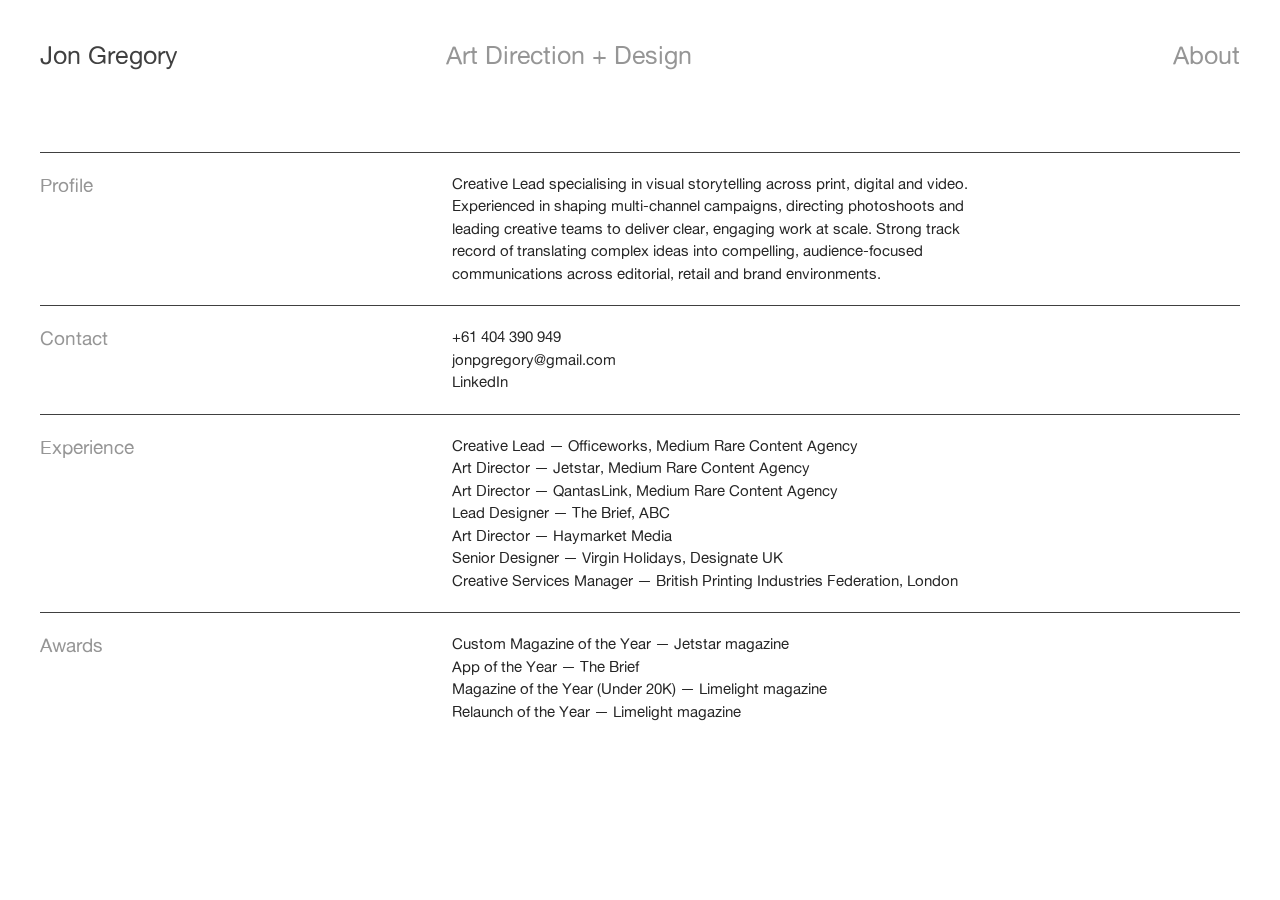
<file: about.html>
<!DOCTYPE html>
<html lang="en">
<head>
  <meta charset="utf-8">
  <meta name="viewport" content="width=device-width, initial-scale=1">
  <title>About — Jon Gregory</title>
  <link rel="stylesheet" href="css/style.css">
</head>

<body>

  <!-- Desktop header -->
  <header class="header">
    <div>
      <span class="header__name">
        <a href="index.html">Jon Gregory</a>
      </span>
    </div>

    <div>
      <span class="header__subtitle">Art Direction + Design</span>
    </div>

    <div style="text-align: right;">
      <a class="header__about" href="about.html">About</a>
    </div>
  </header>

  <!-- Mobile header -->
  <header class="header--mobile">
    <a href="index.html">
      <span class="header__name">Jon Gregory</span>
    </a>
    <br>
    <a class="header__about" href="about.html">About</a>
  </header>

  <main class="main about">


<section class="about__section about__intro">
  <h2>Profile</h2>
  <p>
    Creative Lead specialising in visual storytelling across print, digital and video.
    Experienced in shaping multi-channel campaigns, directing photoshoots and leading
    creative teams to deliver clear, engaging work at scale. Strong track record of
    translating complex ideas into compelling, audience-focused communications across
    editorial, retail and brand environments.
  </p>
</section>

    <section class="about__section">
      <h2>Contact</h2>

      <p>
        +61 404 390 949<br>
        <a href="mailto:jonpgregory@gmail.com">jonpgregory@gmail.com</a><br>
        <a href="https://www.linkedin.com/in/jon-gregory-981b0b21/" target="_blank" rel="noopener">
          LinkedIn
        </a>
      </p>
    </section>

    <section class="about__section">
      <h2>Experience</h2>

      <p>
        Creative Lead — Officeworks, Medium Rare Content Agency<br>
        Art Director — Jetstar, Medium Rare Content Agency<br>
        Art Director — QantasLink, Medium Rare Content Agency<br>
        Lead Designer — The Brief, ABC<br>
        Art Director — Haymarket Media<br>
        Senior Designer — Virgin Holidays, Designate UK<br>
        Creative Services Manager — British Printing Industries Federation, London
      </p>
    </section>

    <section class="about__section">
      <h2>Awards</h2>

      <p>
        Custom Magazine of the Year — Jetstar magazine<br>
        App of the Year — The Brief<br>
        Magazine of the Year (Under 20K) — Limelight magazine<br>
        Relaunch of the Year — Limelight magazine
      </p>
    </section>



  </main>

</body>
</html>
</file>
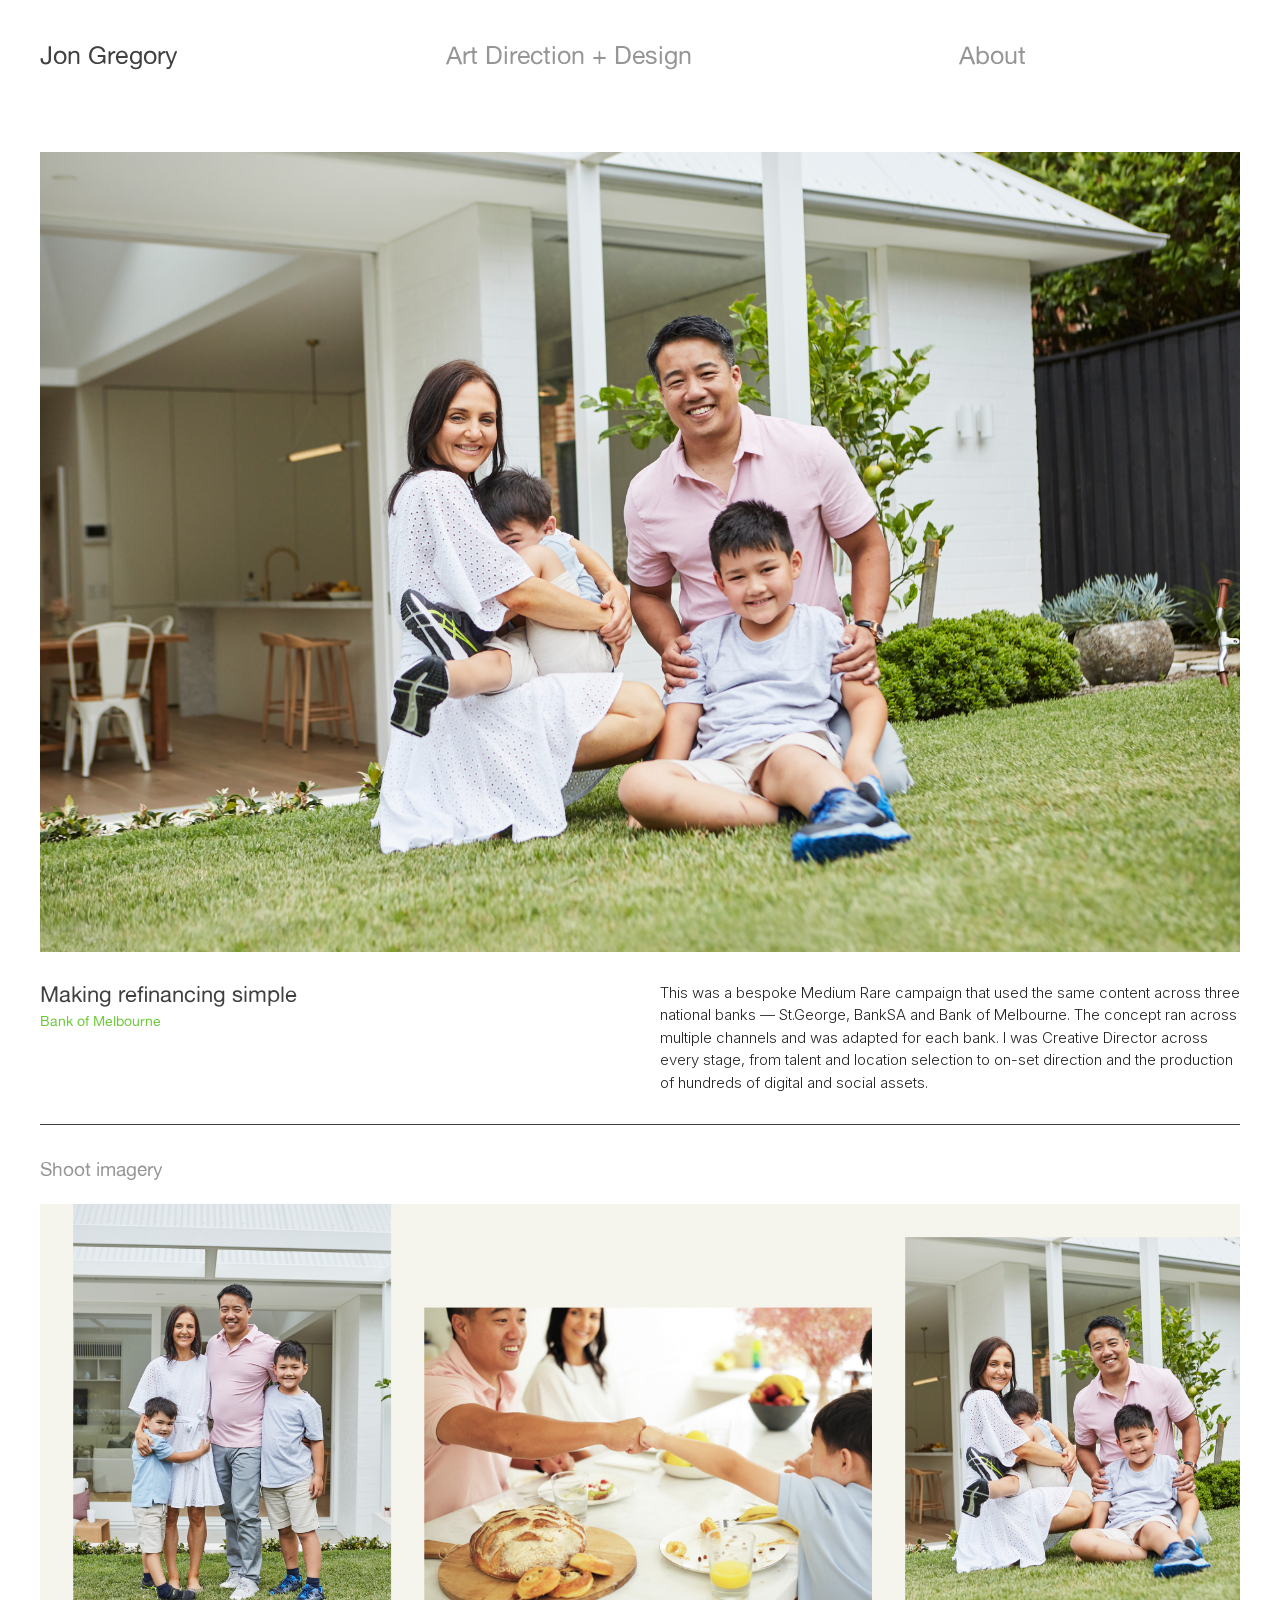
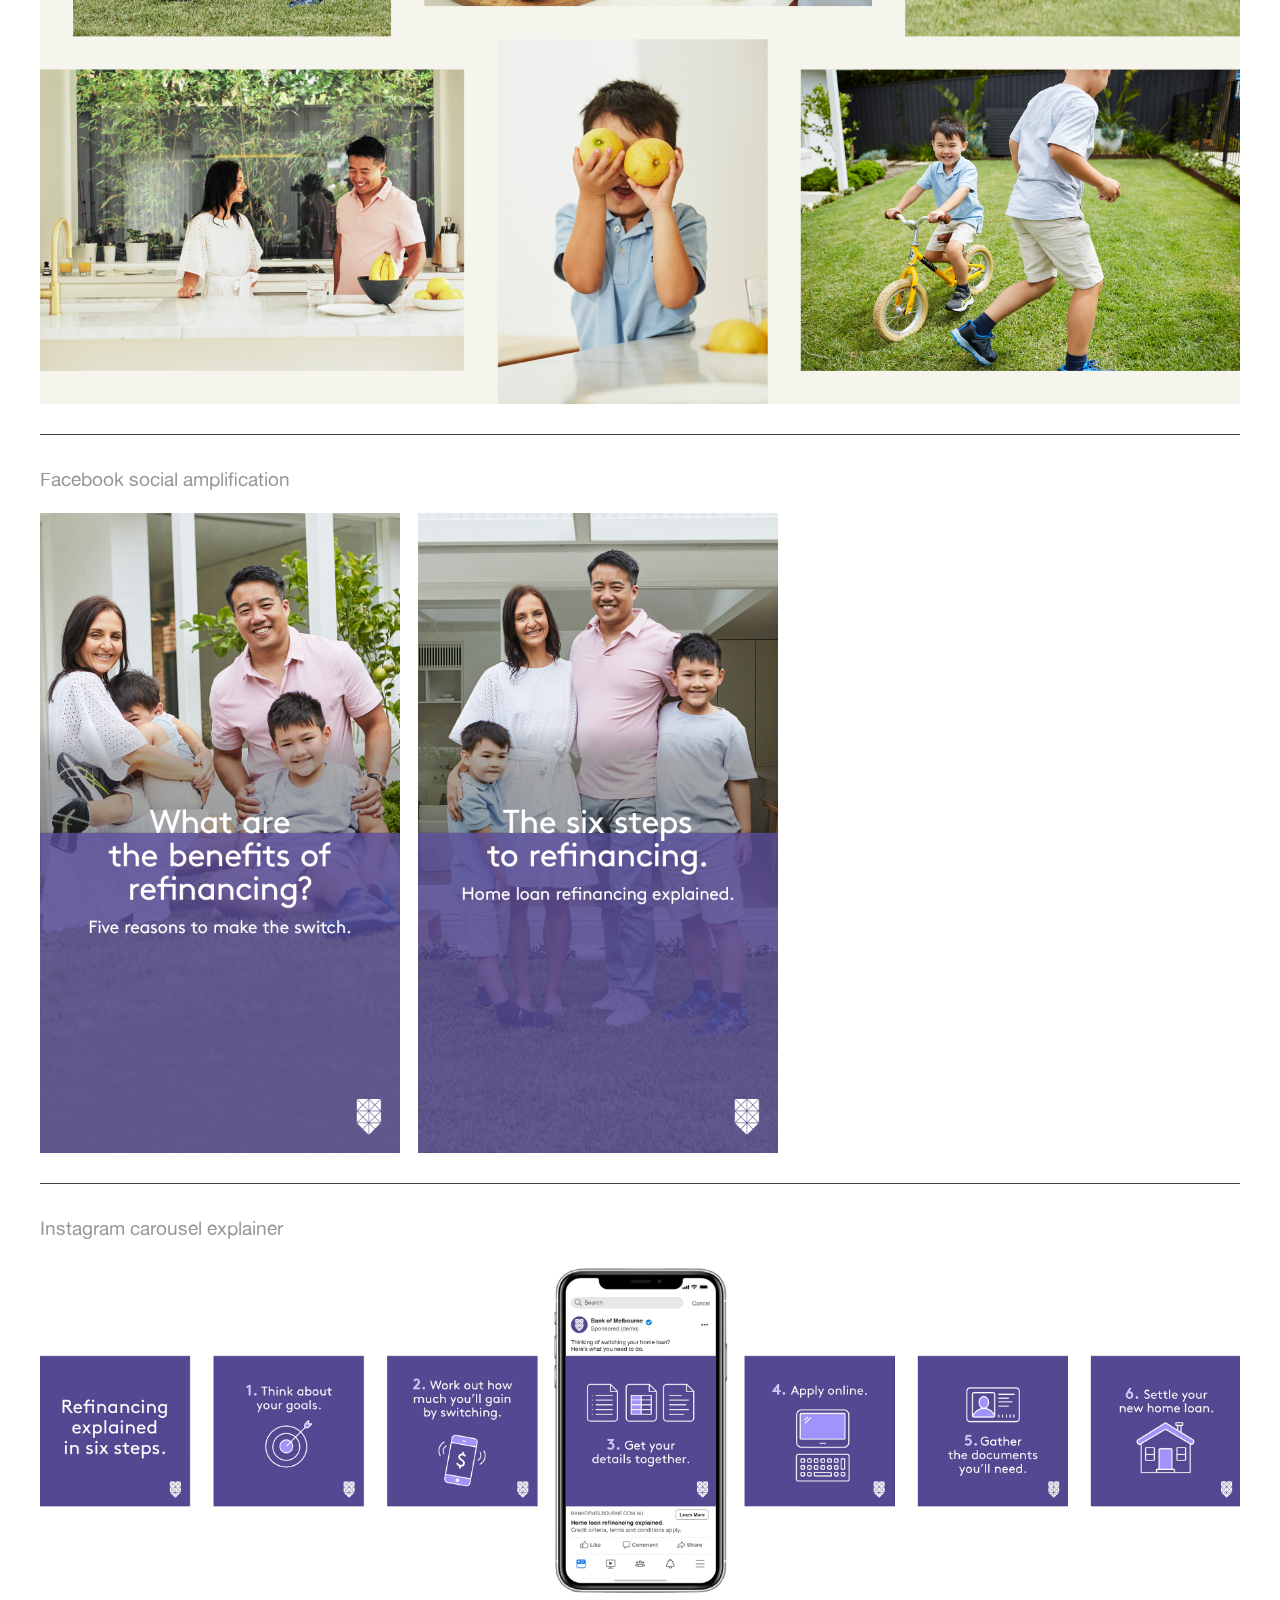
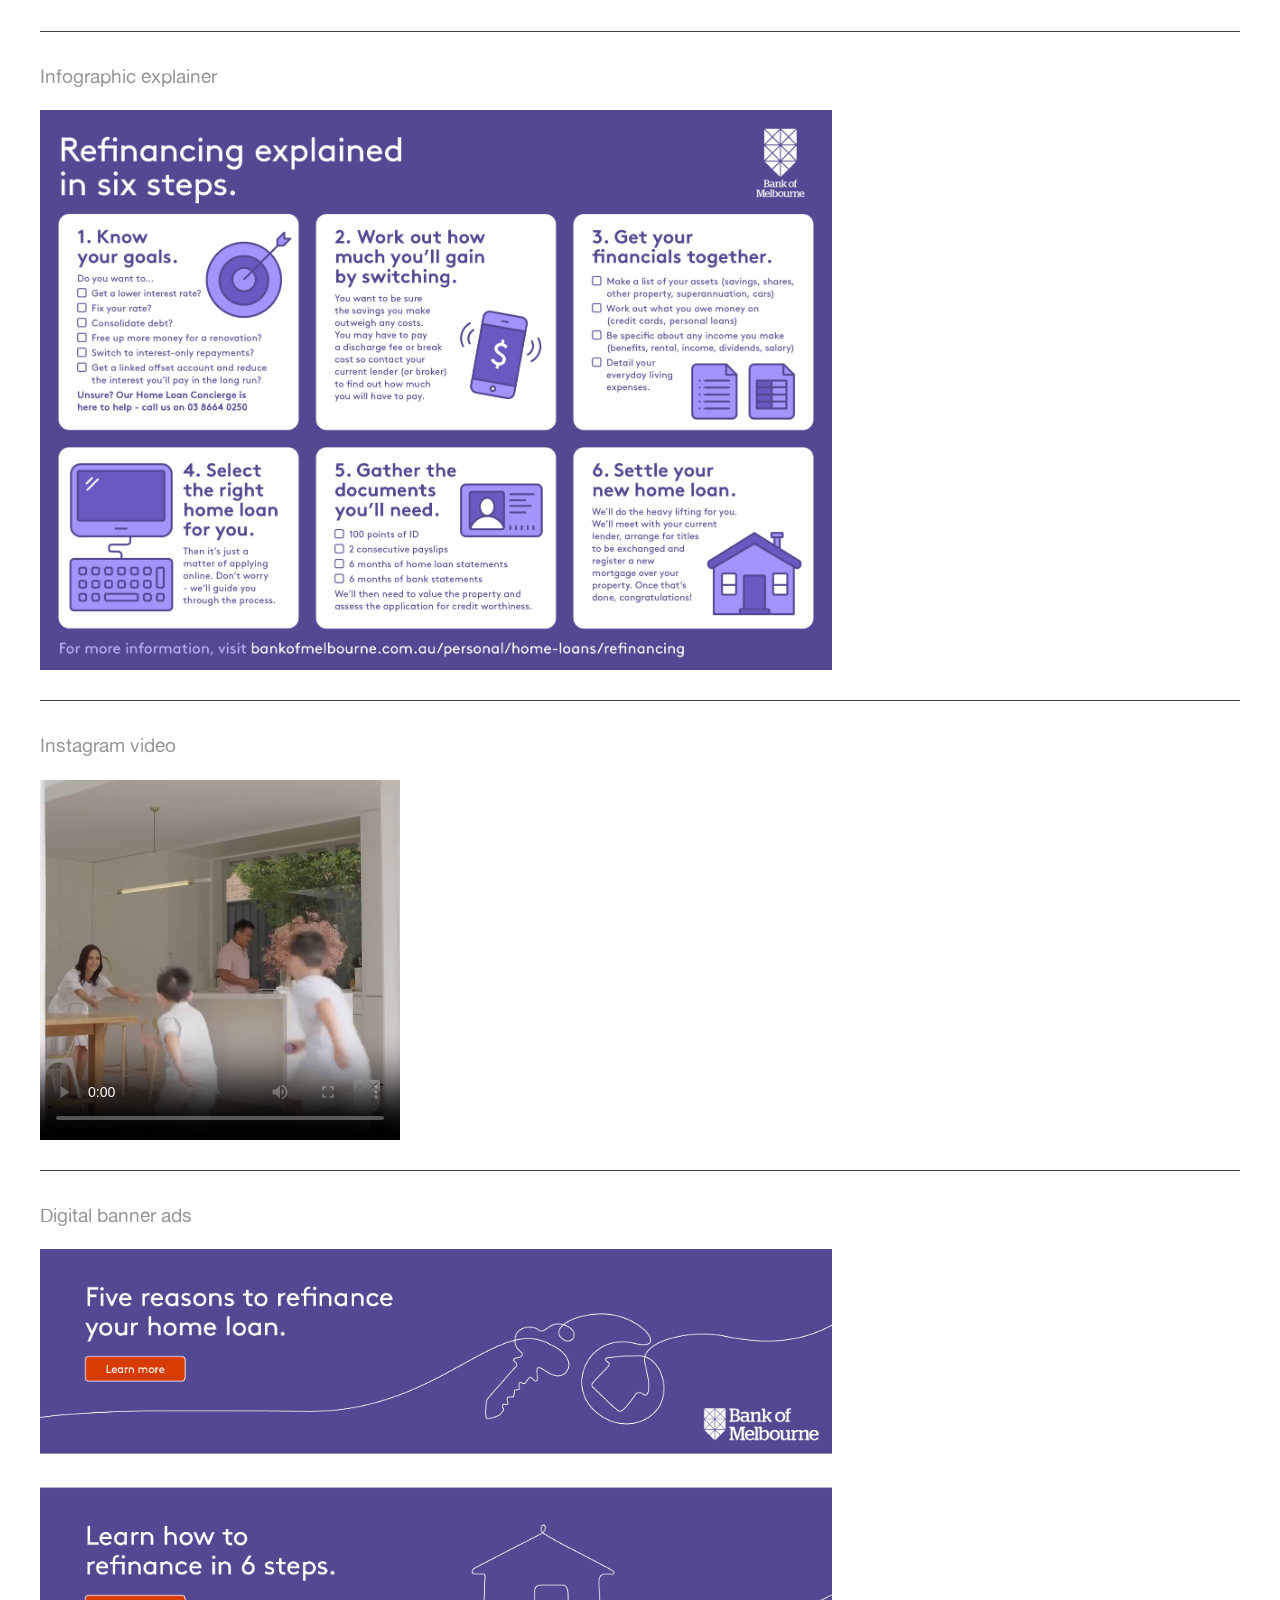
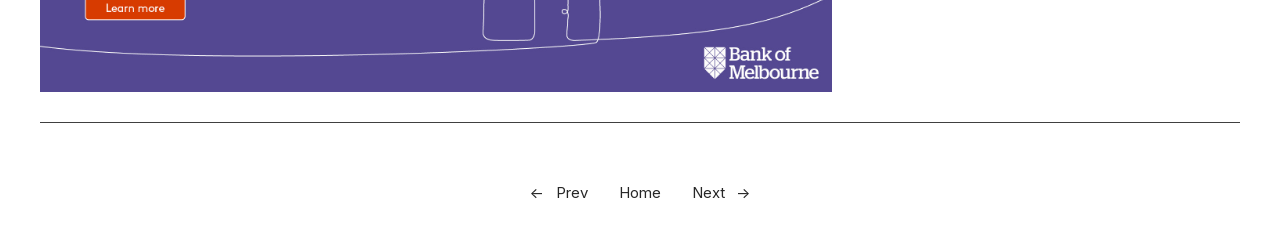
<file: bank-of-melbourne.html>
<!DOCTYPE html>
<html lang="en">
<head>
  <meta charset="utf-8">
  <meta name="viewport" content="width=device-width, initial-scale=1">
  <title>Bank of Melbourne campaign — Jon Gregory Art Direction + Design</title>
  <!--
    ══════════════════════════════════════════════════════════════
    PROJECT PAGE TEMPLATE
    To make a new case-study page: duplicate this file, then only
    touch the parts marked EDIT below. Everything else (header,
    structure, classes) should stay the same across all project
    pages so they keep matching the index and each other.
    ══════════════════════════════════════════════════════════════
  -->
  <link rel="stylesheet" href="css/style.css">
  <link rel="stylesheet" href="css/project.css">
</head>
<body>
<!-- Desktop header (identical markup to index.html) -->
<header class="header">
  <div>
    <span class="header__name"><a href="index.html">Jon Gregory</a></span>
  </div>
  <div>
    <span class="header__subtitle">Art Direction + Design</span>
  </div>
  <div>
    <a class="header__about" href="about.html">About</a>
  </div>
</header>
<!-- Mobile header -->
<header class="header--mobile">
  <a href="index.html"><span class="header__name">Jon Gregory</span></a><br>
  <a class="header__about" href="about.html">About</a>
</header>
<main class="main">
  <!-- Hero media — EDIT: static image, natural aspect ratio (no crop) -->
  <div class="hero hero--auto">
  <img src="images/bank-of-melbourne.jpg" alt="Bank of Melbourne campaign">
</div>
  <!-- Title + intro copy -->
  <div class="intro">
    <div>
      <!-- EDIT: project title + client -->
      <div class="intro__title">Making refinancing simple</div>
      <span class="intro__tag">Bank of Melbourne</span>
    </div>
    <!-- EDIT: intro copy -->
    <div class="intro__copy">
This was a bespoke Medium Rare campaign that used the same content across three national banks — St.George, BankSA and Bank of Melbourne. The concept ran across multiple channels and was adapted for each bank. I was Creative Director across every stage, from talent and location selection to on-set direction and the production of hundreds of digital and social assets.</div> 
  </div>
<hr>
  <!--
    ── Content sections ──
    EDIT: duplicate a .section block for each additional asset,
    changing the label text and the media inside .media-block.
    Use class="media-block media-block--square" for square/vertical
    assets (e.g. social video) instead of the default 16:9.
  -->
<div class="section">
  <span class="section-label">Shoot imagery</span>
  <div class="media-block media-block--auto"><img src="images/bank-of-melbourne-1.jpg" alt="Campaign imagery"></div>
</div>
  <hr>
    <div class="section">
  <span class="section-label">Facebook social amplification</span>
  <div class="media-row">
    <div class="media-block media-block--auto media-block--small"><img src="images/FACEBOOK_STORIES_BOM_T2_1.jpg" alt="Facebook social amplification"></div>
    <div class="media-block media-block--auto media-block--small"><img src="images/FACEBOOK_STORIES_BOM_T3_2.jpg" alt="Facebook social amplification"></div>
  </div>
</div>
<hr>
  <div class="section">
  <span class="section-label">Instagram carousel explainer</span>
  <div class="media-block media-block--auto"><img src="images/bank-of-melbourne-3.jpg" alt="Campaign imagery"></div>
</div>
</div>
  <hr>
      <div class="section">
  <span class="section-label">Infographic explainer</span>
  <div class="media-row">
    <div class="media-block media-block--auto media-block--medium"><img src="images/BOM_TOPIC3_INFOGRAPHIC_FINAL.jpg" alt="Facebook social amplification"></div>
  </div>
</div>
<hr>
<div class="section">
  <span class="section-label">Instagram video</span>
  <div class="media-row">
    <div class="media-block media-block--square media-block--small">
      <video controls playsinline poster="images/bank-of-melbourne-0001.png">
        <source src="images/bank-of-melbourne.mp4" type="video/mp4">
      </video>
    </div>
  </div>
</div>
</div>
  <hr>
        <div class="section">
  <span class="section-label">Digital banner ads</span>
  <div class="media-row">
    <div class="media-block media-block--auto media-block--medium"><img src="images/bank-of-melbourne-4.jpg" alt="Digital banner ads"></div>
  </div>
</div>
<hr>

  <!-- Prev / Index / Next — EDIT: point to actual neighbouring projects -->
<div class="page-nav">
  ← <a href="spirit.html">Prev</a> &nbsp;&nbsp; <a href="index.html">Home</a> &nbsp;&nbsp; <a href="ynd.html">Next</a> →
</div>
</main>
</body>
</html>
</file>
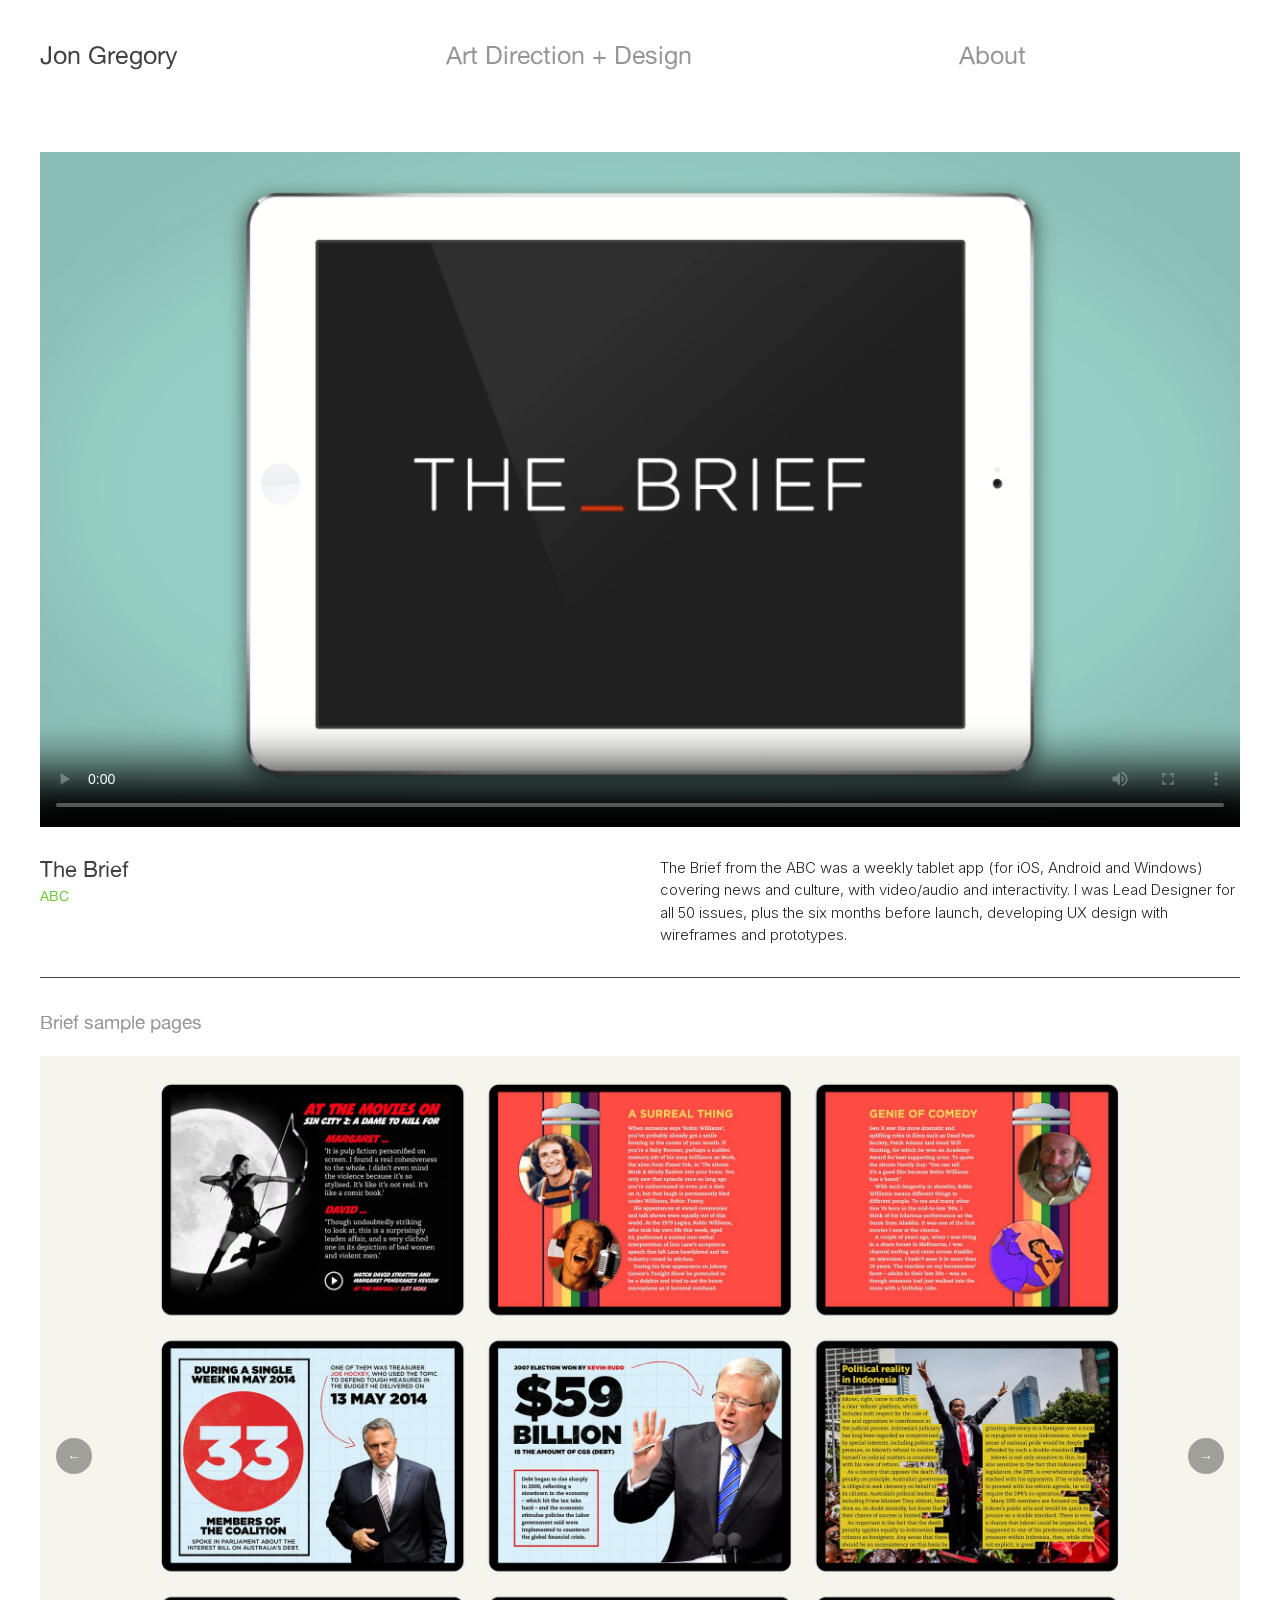
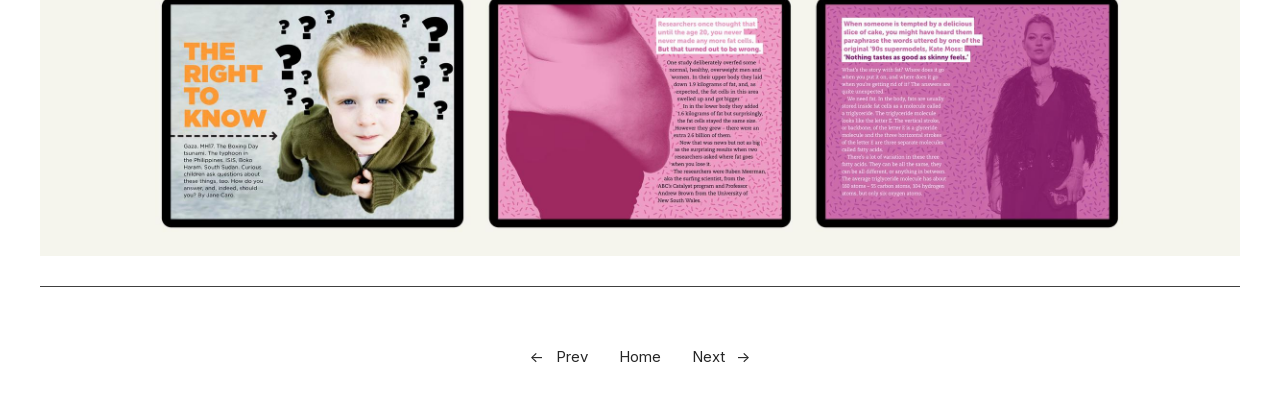
<file: brief.html>
<!DOCTYPE html>
<html lang="en">
<head>
  <meta charset="utf-8">
  <meta name="viewport" content="width=device-width, initial-scale=1">
  <title>The Brief ABC — Jon Gregory Art Direction + Design</title>
  <!--
    ══════════════════════════════════════════════════════════════
    PROJECT PAGE TEMPLATE
    To make a new case-study page: duplicate this file, then only
    touch the parts marked EDIT below. Everything else (header,
    structure, classes) should stay the same across all project
    pages so they keep matching the index and each other.
    ══════════════════════════════════════════════════════════════
  -->
  <link rel="stylesheet" href="css/style.css">
  <link rel="stylesheet" href="css/project.css">
</head>
<body>
<!-- Desktop header (identical markup to index.html) -->
<header class="header">
  <div>
    <span class="header__name"><a href="index.html">Jon Gregory</a></span>
  </div>
  <div>
    <span class="header__subtitle">Art Direction + Design</span>
  </div>
  <div>
    <a class="header__about" href="about.html">About</a>
  </div>
</header>


<!-- Mobile header -->
<header class="header--mobile">
  <a href="index.html"><span class="header__name">Jon Gregory</span></a><br>
  <a class="header__about" href="about.html">About</a>
</header>
<main class="main">
  <!-- Hero media — EDIT: direct mp4 file, plays in place, no autoplay -->
  <div class="hero">
<video controls playsinline poster="images/the-brief-poster.png">
      <source src="http://mpegmedia.abc.net.au/innovation/tabpro/Archive/THE_BRIEF_SHOWREEL.mp4" type="video/mp4">
    </video>
  </div>
  <!-- Title + intro copy -->
  <div class="intro">
    <div>
      <!-- EDIT: project title + client -->
      <div class="intro__title">The Brief </div>
      <span class="intro__tag">ABC</span>
    </div>
    <!-- EDIT: intro copy -->
    <div class="intro__copy">
The Brief from the ABC was a weekly tablet app (for iOS, Android and Windows) covering news and culture, with video/audio and interactivity. I was Lead Designer for all 50 issues, plus the six months before launch, developing UX design with wireframes and prototypes.    </div>
  </div>
  <hr>
  <!--
    ── Content sections ──
    EDIT: duplicate a .section block for each additional asset,
    changing the label text and the media inside .media-block.
    Use class="media-block media-block--square" for square/vertical
    assets (e.g. social video) instead of the default 16:9.
  -->
  <div class="section">
    <span class="section-label">Brief sample pages</span>
    <div class="spirit-slideshow" data-slideshow>
      <div class="spirit-slideshow__track">
        <div class="spirit-slideshow__slide"><img src="images/BRIEF-PAGE1.jpg" alt="Brief sample pages"></div>
        <div class="spirit-slideshow__slide"><img src="images/BRIEF-PAGE2.jpg" alt="Brief sample pages"></div>
        <div class="spirit-slideshow__slide"><img src="images/BRIEF-PAGE3.jpg" alt="Brief sample pages"></div>
        <div class="spirit-slideshow__slide"><img src="images/BRIEF-PAGE4.jpg" alt="Brief sample pages"></div>
      </div>
      <button class="spirit-slideshow__nav spirit-slideshow__nav--prev" aria-label="Previous spread">←</button>
      <button class="spirit-slideshow__nav spirit-slideshow__nav--next" aria-label="Next spread">→</button>
    </div>
  </div>
  <hr>
  <!-- Prev / Index / Next — EDIT: point to actual neighbouring projects -->
<div class="page-nav">
  ← <a href="qantas.html">Prev</a> &nbsp;&nbsp; <a href="index.html">Home</a> &nbsp;&nbsp; <a href="spirit.html">Next</a> →
</div>
</main>

<!-- Slideshow behaviour — required for the prev/next buttons to work -->
<script>
document.querySelectorAll('[data-slideshow]').forEach(el => {
  const track = el.querySelector('.spirit-slideshow__track');
  const slides = el.querySelectorAll('.spirit-slideshow__slide');
  let index = 0;
  const go = i => {
    index = (i + slides.length) % slides.length;
    track.style.transform = `translateX(-${index * 100}%)`;
  };
  el.querySelector('.spirit-slideshow__nav--prev').onclick = () => go(index - 1);
  el.querySelector('.spirit-slideshow__nav--next').onclick = () => go(index + 1);
});
</script>
</body>
</html>
</file>
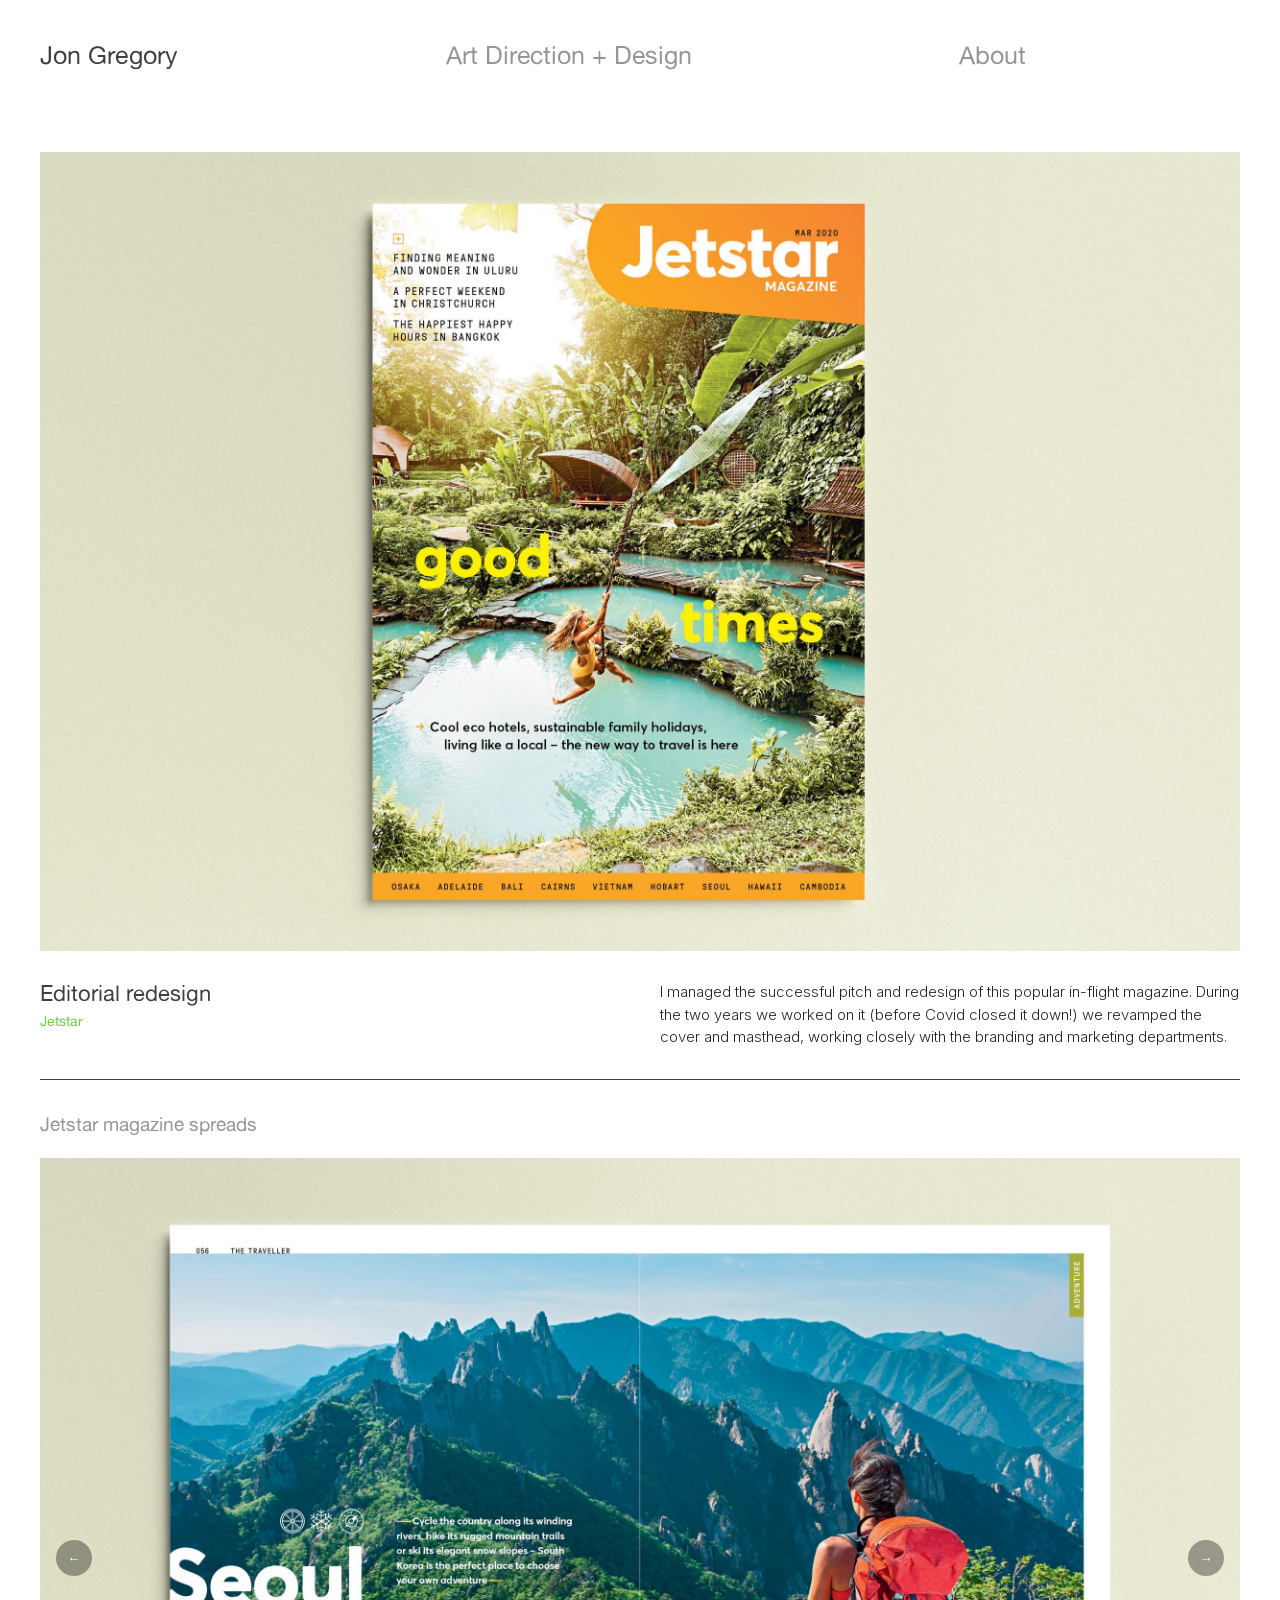
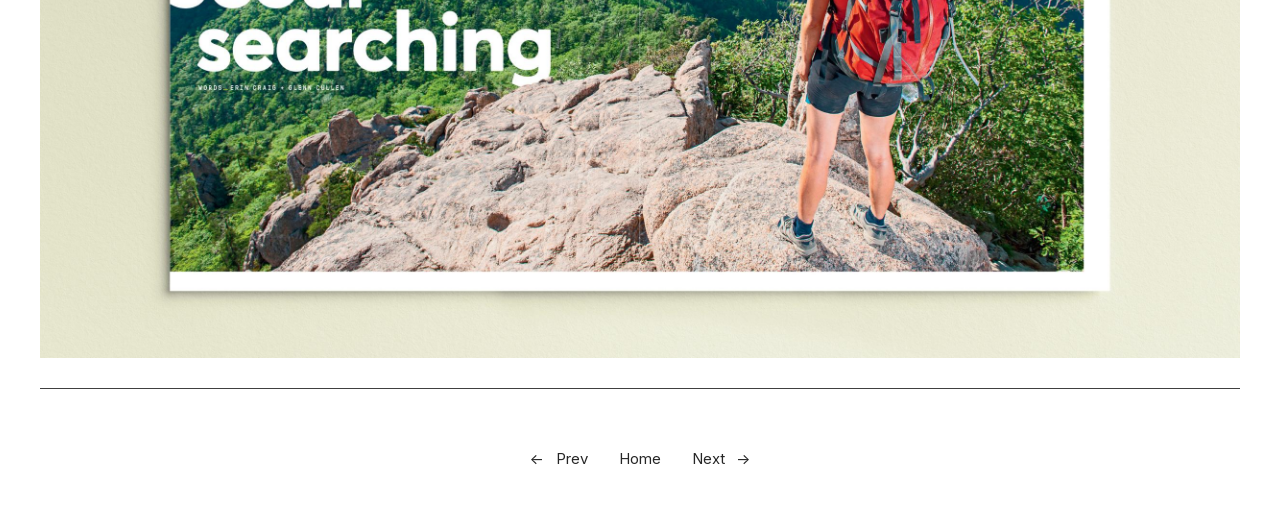
<file: jetstar.html>
<!DOCTYPE html>
<html lang="en">
<head>
  <meta charset="utf-8">
  <meta name="viewport" content="width=device-width, initial-scale=1">
  <title>Jetstar editorial redesign — Jon Gregory Art Direction + Design</title>
  <!--
    ══════════════════════════════════════════════════════════════
    PROJECT PAGE TEMPLATE
    To make a new case-study page: duplicate this file, then only
    touch the parts marked EDIT below. Everything else (header,
    structure, classes) should stay the same across all project
    pages so they keep matching the index and each other.
    ══════════════════════════════════════════════════════════════
  -->
  <link rel="stylesheet" href="css/style.css">
  <link rel="stylesheet" href="css/project.css">
</head>
<body>
<!-- Desktop header (identical markup to index.html) -->
<header class="header">
  <div>
    <span class="header__name"><a href="index.html">Jon Gregory</a></span>
  </div>
  <div>
    <span class="header__subtitle">Art Direction + Design</span>
  </div>
  <div>
    <a class="header__about" href="about.html">About</a>
  </div>
</header>
<!-- Mobile header -->
<header class="header--mobile">
  <a href="index.html"><span class="header__name">Jon Gregory</span></a><br>
  <a class="header__about" href="about.html">About</a>
</header>
<main class="main">
  <!-- Hero media — EDIT: static image, natural aspect ratio (no crop) -->
  <div class="hero hero--auto">
    <img src="images/JETSTAR-MASTER-HEAD.jpg" alt="Jetstar editorial redesign">
  </div>
  <!-- Title + intro copy -->
  <div class="intro">
    <div>
      <!-- EDIT: project title + client -->
      <div class="intro__title">Editorial redesign</div>
      <span class="intro__tag">Jetstar</span>
    </div>
    <!-- EDIT: intro copy -->
    <div class="intro__copy">
I managed the successful pitch and redesign of this popular in-flight magazine. During the two years we worked on it (before Covid closed it down!) we revamped the cover and masthead, working closely with the branding and marketing departments.     </div>
  </div>
  <hr>
  <!--
    ── Content sections ──
    EDIT: duplicate a .section block for each additional asset,
    changing the label text and the media inside .media-block.
    Use class="media-block media-block--square" for square/vertical
    assets (e.g. social video) instead of the default 16:9.
  -->
  <div class="section">
    <span class="section-label">Jetstar magazine spreads</span>
    <div class="spirit-slideshow" data-slideshow>
      <div class="spirit-slideshow__track">
        <div class="spirit-slideshow__slide"><img src="images/JETSTAR-SPREADS2.jpg" alt="Jetstar magazine spread"></div>
        <div class="spirit-slideshow__slide"><img src="images/JETSTAR-SPREADS.jpg" alt="Jetstar magazine spread"></div>
        <div class="spirit-slideshow__slide"><img src="images/JETSTAR-SPREADS3.jpg" alt="Jetstar magazine spread"></div>
        <div class="spirit-slideshow__slide"><img src="images/JETSTAR-SPREADS4.jpg" alt="Jetstar magazine spread"></div>
        <div class="spirit-slideshow__slide"><img src="images/JETSTAR-SPREADS5.jpg" alt="Jetstar magazine spread"></div>
        <div class="spirit-slideshow__slide"><img src="images/JETSTAR-SPREADS6.jpg" alt="Jetstar magazine spread"></div>
        <div class="spirit-slideshow__slide"><img src="images/JETSTAR-SPREADS8.jpg" alt="Jetstar magazine spread"></div>
      </div>
      <button class="spirit-slideshow__nav spirit-slideshow__nav--prev" aria-label="Previous spread">←</button>
      <button class="spirit-slideshow__nav spirit-slideshow__nav--next" aria-label="Next spread">→</button>
    </div>
  </div>
  <hr>
  <!-- Prev / Index / Next — EDIT: point to actual neighbouring projects -->
  <div class="page-nav">
    ← <a href="value.html">Prev</a> &nbsp;&nbsp; <a href="index.html">Home</a> &nbsp;&nbsp; <a href="qantas.html">Next</a> →
  </div>
</main>

<script>
document.querySelectorAll('[data-slideshow]').forEach(el => {
  const track = el.querySelector('.spirit-slideshow__track');
  const slides = el.querySelectorAll('.spirit-slideshow__slide');
  let index = 0;
  const go = i => {
    index = (i + slides.length) % slides.length;
    track.style.transform = `translateX(-${index * 100}%)`;
  };
  el.querySelector('.spirit-slideshow__nav--prev').onclick = () => go(index - 1);
  el.querySelector('.spirit-slideshow__nav--next').onclick = () => go(index + 1);
});
</script>
</body>
</html>
</file>
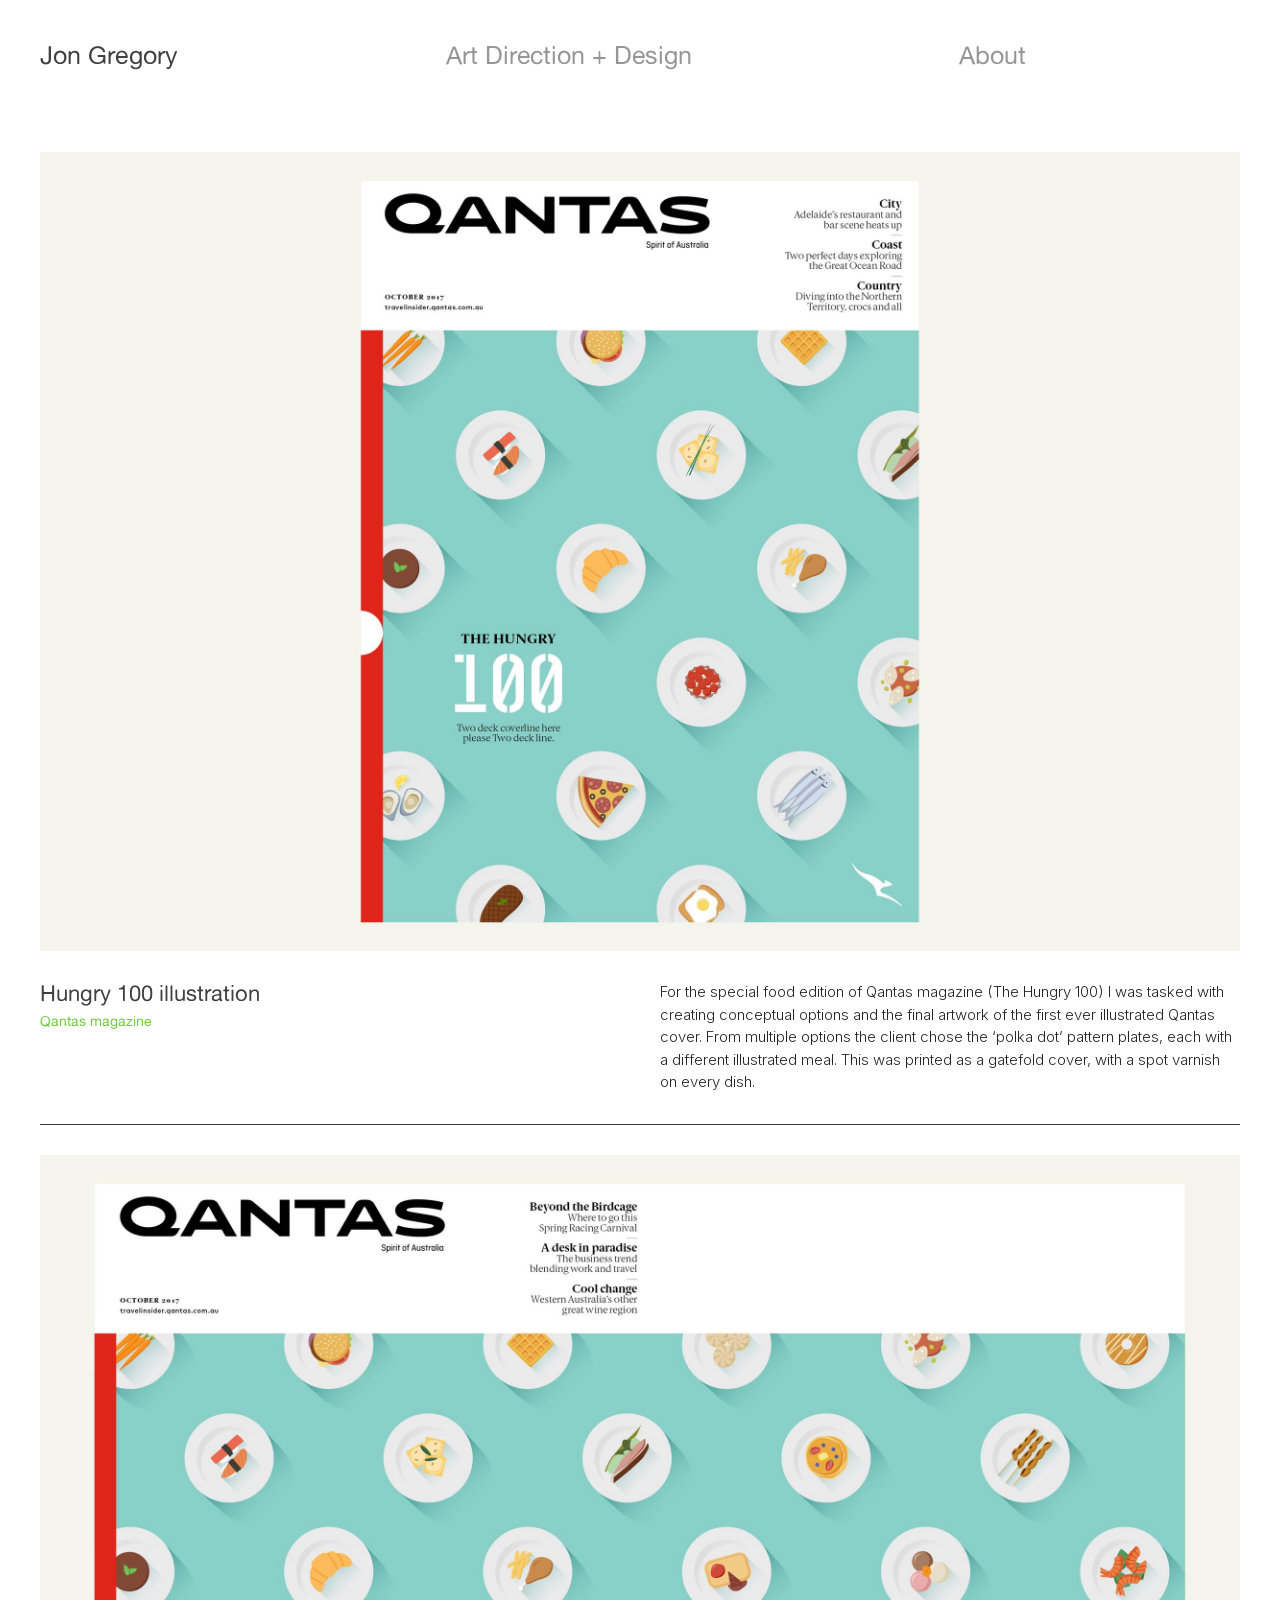
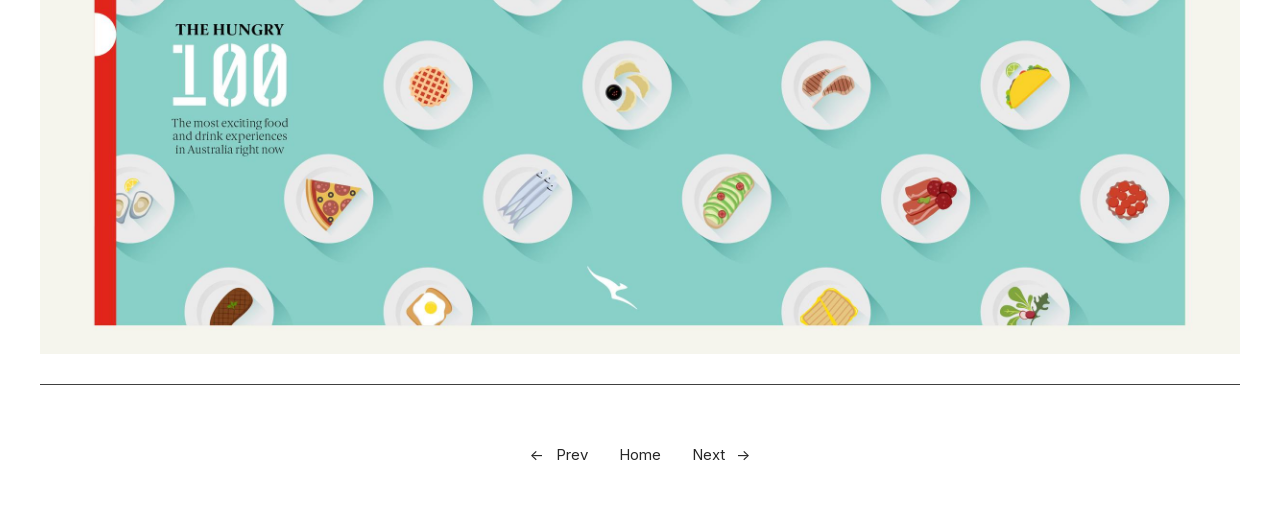
<file: qantas.html>
<!DOCTYPE html>
<html lang="en">
<head>
  <meta charset="utf-8">
  <meta name="viewport" content="width=device-width, initial-scale=1">
  <title>Hungry 100 illustration — Jon Gregory Art Direction + Design</title>
  <!--
    ══════════════════════════════════════════════════════════════
    PROJECT PAGE TEMPLATE
    To make a new case-study page: duplicate this file, then only
    touch the parts marked EDIT below. Everything else (header,
    structure, classes) should stay the same across all project
    pages so they keep matching the index and each other.
    ══════════════════════════════════════════════════════════════
  -->
  <link rel="stylesheet" href="css/style.css">
  <link rel="stylesheet" href="css/project.css">
</head>
<body>
<!-- Desktop header (identical markup to index.html) -->
<header class="header">
  <div>
    <span class="header__name"><a href="index.html">Jon Gregory</a></span>
  </div>
  <div>
    <span class="header__subtitle">Art Direction + Design</span>
  </div>
  <div>
    <a class="header__about" href="about.html">About</a>
  </div>
</header>
<!-- Mobile header -->
<header class="header--mobile">
  <a href="index.html"><span class="header__name">Jon Gregory</span></a><br>
  <a class="header__about" href="about.html">About</a>
</header>
<main class="main">
  <!-- Hero media — EDIT: static image, natural aspect ratio (no crop) -->
  <div class="hero hero--auto">
  <img src="images/QANTAS-ILLO_BIG.jpg" alt="Hungry 100 illustration">
</div>
  <!-- Title + intro copy -->
  <div class="intro">
    <div>
      <!-- EDIT: project title + client -->
      <div class="intro__title">Hungry 100 illustration</div>
      <span class="intro__tag">Qantas magazine</span>
    </div>
    <!-- EDIT: intro copy -->
    <div class="intro__copy">
For the special food edition of Qantas magazine (The Hungry 100) I was tasked with creating conceptual options and the final artwork of the first ever illustrated Qantas cover. From multiple options the client chose the ‘polka dot’ pattern plates, each with a different illustrated meal. This was printed as a gatefold cover, with a spot varnish on every dish.   </div>
  </div>  <!-- closes .intro -->
  
<hr>
  <!--
    ── Content sections ──
    EDIT: duplicate a .section block for each additional asset,
    changing the label text and the media inside .media-block.
    Use class="media-block media-block--square" for square/vertical
    assets (e.g. social video) instead of the default 16:9.
  -->
<div class="section">
  <span class="section-label"></span>
  <div class="media-block media-block--auto"><img src="images/QANTAS-ILLO_BIG2.jpg" alt="Campaign imagery"></div>
</div>
  
  <hr>
  <!-- Prev / Index / Next — EDIT: point to actual neighbouring projects -->
<div class="page-nav">
  ← <a href="jetstar.html">Prev</a> &nbsp;&nbsp; <a href="index.html">Home</a> &nbsp;&nbsp; <a href="brief.html">Next</a> →
</div>
</main>
</body>
</html>
</file>
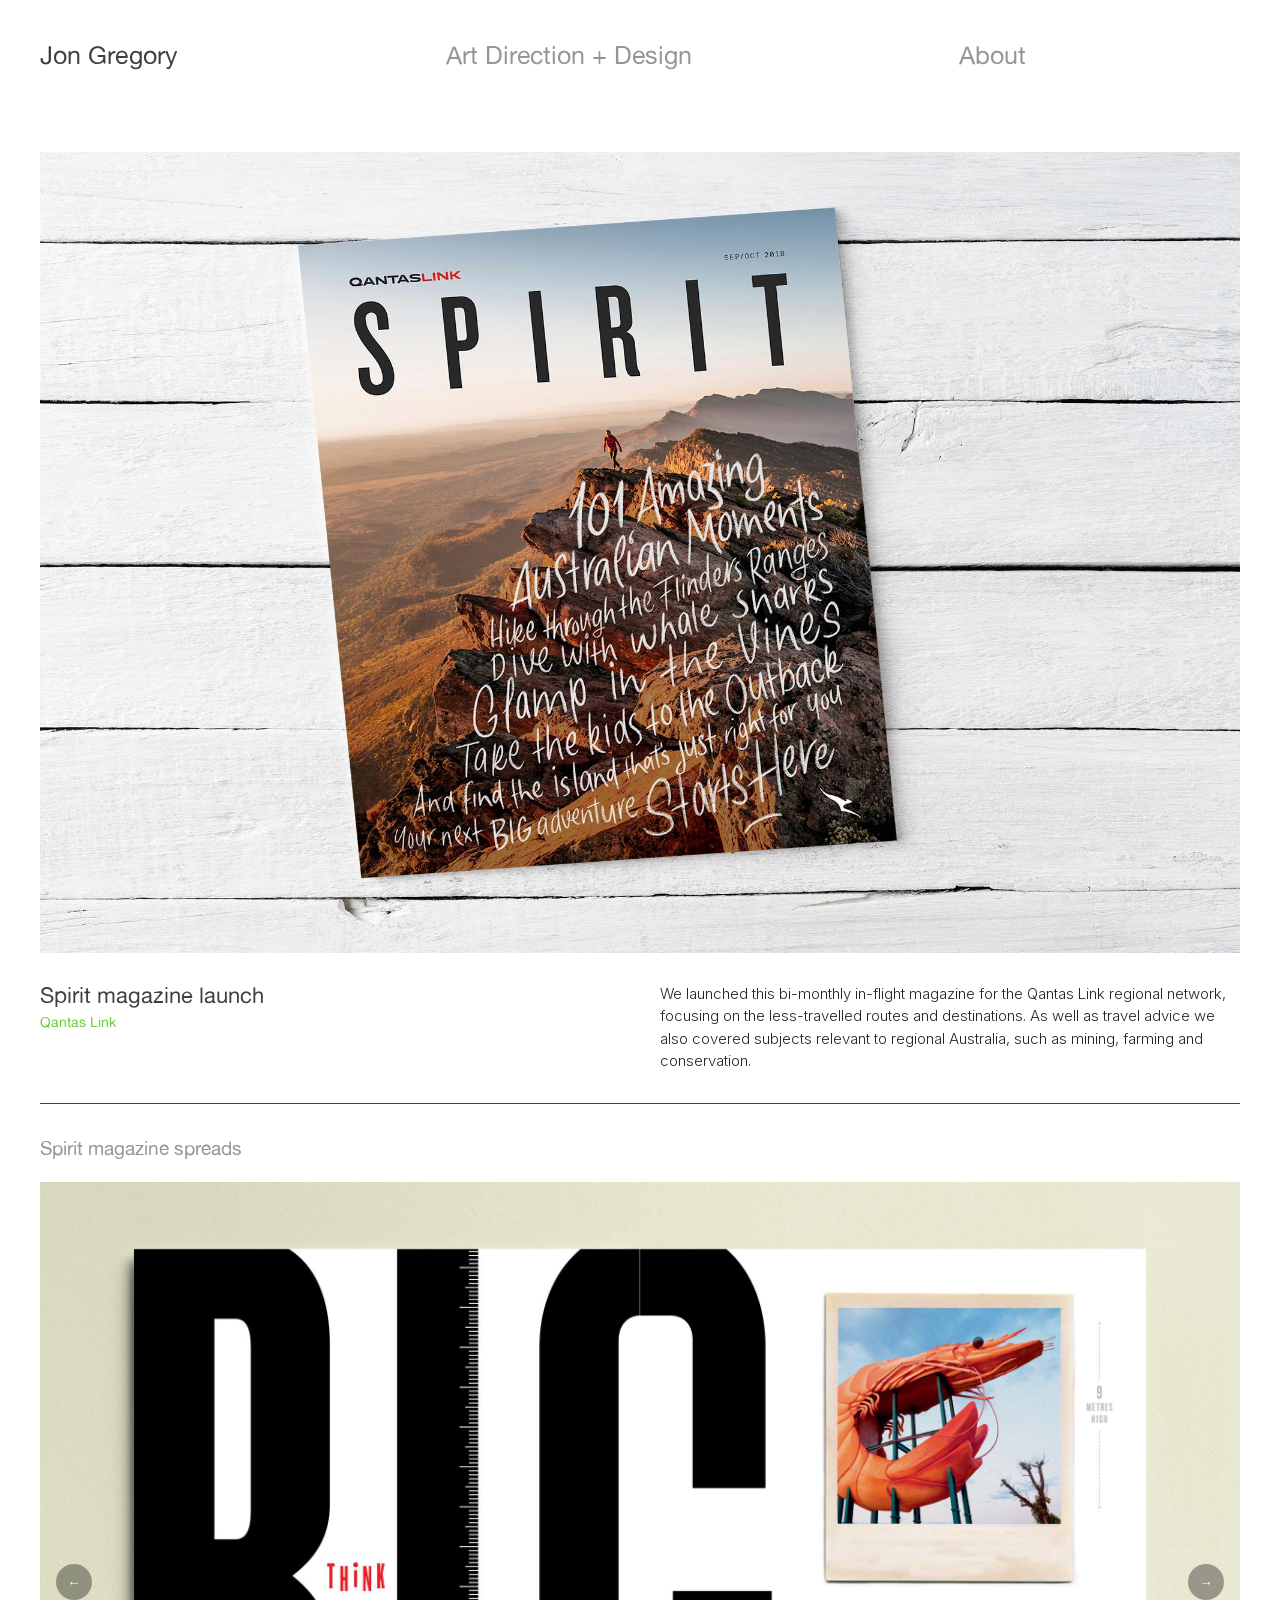
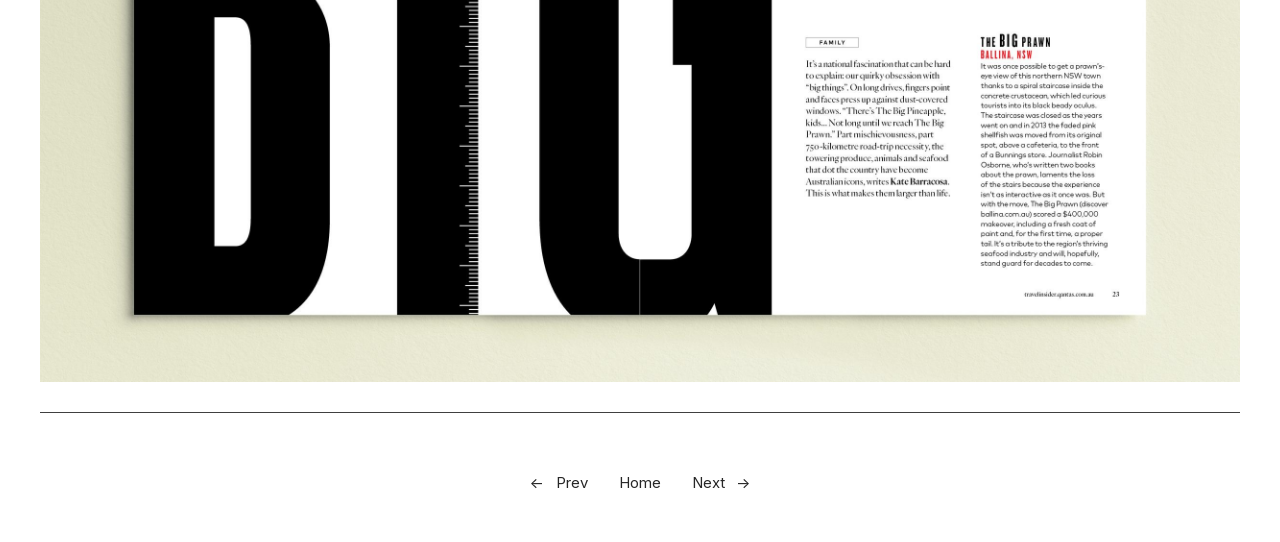
<file: spirit.html>
<!DOCTYPE html>
<html lang="en">
<head>
  <meta charset="utf-8">
  <meta name="viewport" content="width=device-width, initial-scale=1">
  <title>Spirit magazine launch — Jon Gregory Art Direction + Design</title>
  <!--
    ══════════════════════════════════════════════════════════════
    PROJECT PAGE TEMPLATE
    To make a new case-study page: duplicate this file, then only
    touch the parts marked EDIT below. Everything else (header,
    structure, classes) should stay the same across all project
    pages so they keep matching the index and each other.
    ══════════════════════════════════════════════════════════════
  -->
  <link rel="stylesheet" href="css/style.css">
  <link rel="stylesheet" href="css/project.css">
</head>
<body>
<!-- Desktop header (identical markup to index.html) -->
<header class="header">
  <div>
    <span class="header__name"><a href="index.html">Jon Gregory</a></span>
  </div>
  <div>
    <span class="header__subtitle">Art Direction + Design</span>
  </div>
  <div>
    <a class="header__about" href="about.html">About</a>
  </div>
</header>
<!-- Mobile header -->
<header class="header--mobile">
  <a href="index.html"><span class="header__name">Jon Gregory</span></a><br>
  <a class="header__about" href="about.html">About</a>
</header>
<main class="main">
  <!-- Hero media — EDIT: static image, natural aspect ratio (no crop) -->
  <div class="hero hero--auto">
    <img src="images/SPIRIT_MOCK_FULL2.jpg" alt="Spirit magazine launch">
  </div>
  <!-- Title + intro copy -->
  <div class="intro">
    <div>
      <!-- EDIT: project title + client -->
      <div class="intro__title">Spirit magazine launch</div>
      <span class="intro__tag">Qantas Link</span>
    </div>
    <!-- EDIT: intro copy -->
    <div class="intro__copy">
      We launched this bi-monthly in-flight magazine for the Qantas Link regional network, focusing on the less-travelled routes and destinations. As well as travel advice we also covered subjects relevant to regional Australia, such as mining, farming and conservation.
    </div>
  </div>
  <hr>
  <!--
    ── Content sections ──
    EDIT: duplicate a .section block for each additional asset,
    changing the label text and the media inside .media-block.
    Use class="media-block media-block--square" for square/vertical
    assets (e.g. social video) instead of the default 16:9.
  -->
  <div class="section">
    <span class="section-label">Spirit magazine spreads</span>
    <div class="spirit-slideshow" data-slideshow>
      <div class="spirit-slideshow__track">
        <div class="spirit-slideshow__slide"><img src="images/SPIRIT-SPREADS2.jpg" alt="Spirit magazine spread"></div>
        <div class="spirit-slideshow__slide"><img src="images/SPIRIT-SPREADS.jpg" alt="Spirit magazine spread"></div>
        <div class="spirit-slideshow__slide"><img src="images/SPIRIT-SPREADS3.jpg" alt="Spirit magazine spread"></div>
        <div class="spirit-slideshow__slide"><img src="images/SPIRIT-SPREADS4.jpg" alt="Spirit magazine spread"></div>
        <div class="spirit-slideshow__slide"><img src="images/SPIRIT-SPREADS5.jpg" alt="Spirit magazine spread"></div>
        <div class="spirit-slideshow__slide"><img src="images/SPIRIT-SPREADS6.jpg" alt="Spirit magazine spread"></div>
        <div class="spirit-slideshow__slide"><img src="images/SPIRIT-SPREADS8.jpg" alt="Spirit magazine spread"></div>
        <div class="spirit-slideshow__slide"><img src="images/SPIRIT-SPREADS9.jpg" alt="Spirit magazine spread"></div>
        <div class="spirit-slideshow__slide"><img src="images/SPIRIT-SPREADS10.jpg" alt="Spirit magazine spread"></div>
      </div>
      <button class="spirit-slideshow__nav spirit-slideshow__nav--prev" aria-label="Previous spread">←</button>
      <button class="spirit-slideshow__nav spirit-slideshow__nav--next" aria-label="Next spread">→</button>
    </div>
  </div>
  <hr>
  <!-- Prev / Index / Next — EDIT: point to actual neighbouring projects -->
<div class="page-nav">
  ← <a href="brief.html">Prev</a> &nbsp;&nbsp; <a href="index.html">Home</a> &nbsp;&nbsp; <a href="bank-of-melbourne.html">Next</a> →
</div>
</main>


<script>
document.querySelectorAll('[data-slideshow]').forEach(el => {
  const track = el.querySelector('.spirit-slideshow__track');
  const slides = el.querySelectorAll('.spirit-slideshow__slide');
  let index = 0;
  const go = i => {
    index = (i + slides.length) % slides.length;
    track.style.transform = `translateX(-${index * 100}%)`;
  };
  el.querySelector('.spirit-slideshow__nav--prev').onclick = () => go(index - 1);
  el.querySelector('.spirit-slideshow__nav--next').onclick = () => go(index + 1);
});
</script>
</body>
</html>
</file>
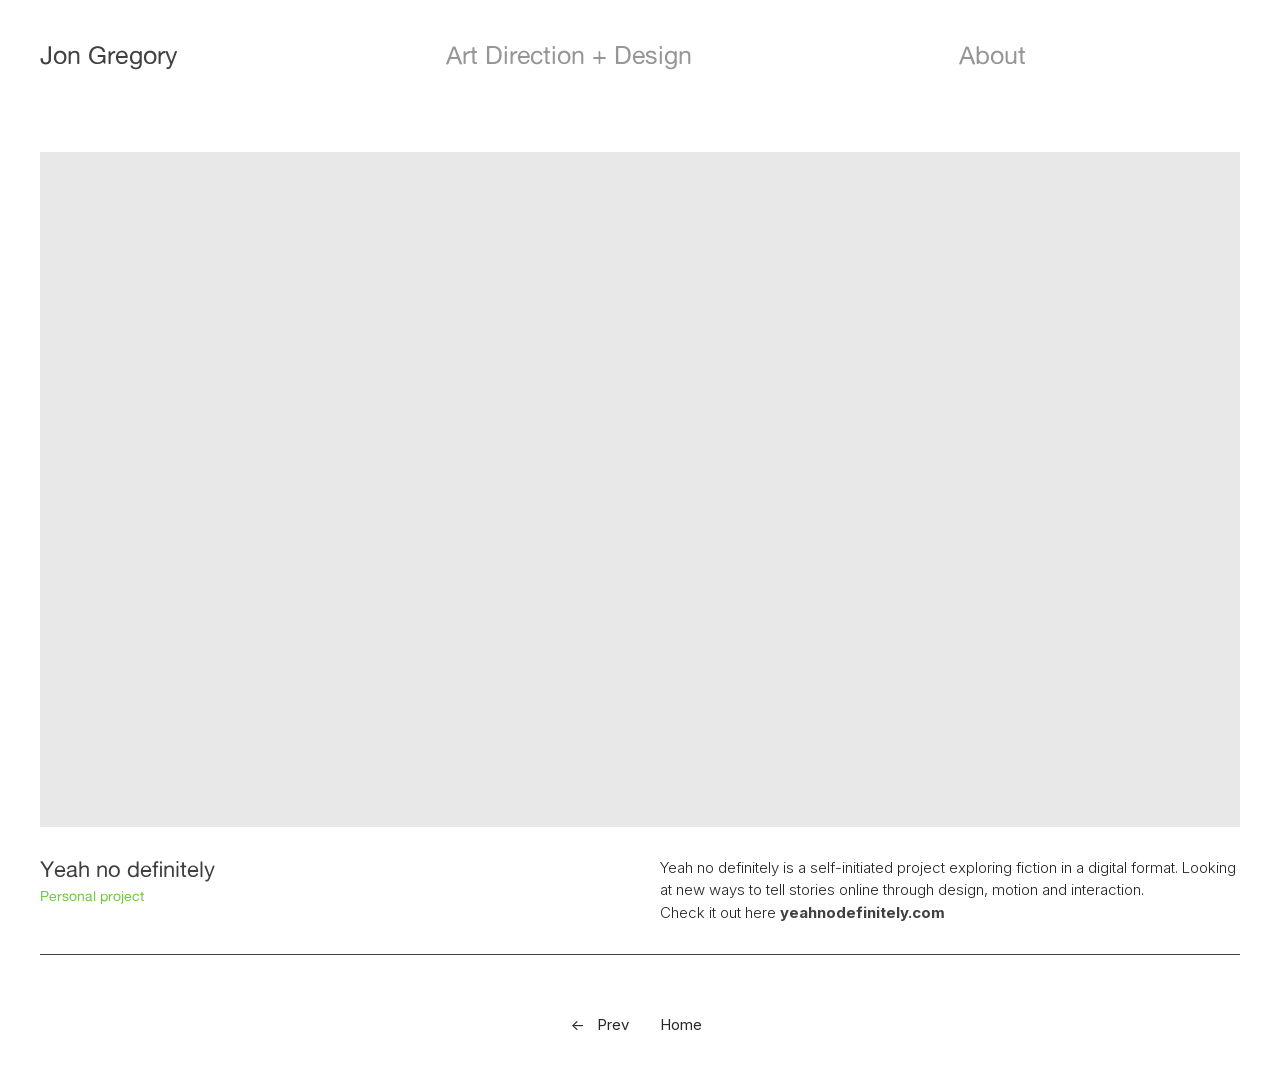
<file: ynd.html>
<!DOCTYPE html>
<html lang="en">
<head>
  <meta charset="utf-8">
  <meta name="viewport" content="width=device-width, initial-scale=1">
  <title>Back to School campaign — Jon Gregory Art Direction + Design</title>
  <!--
    ══════════════════════════════════════════════════════════════
    PROJECT PAGE TEMPLATE
    To make a new case-study page: duplicate this file, then only
    touch the parts marked EDIT below. Everything else (header,
    structure, classes) should stay the same across all project
    pages so they keep matching the index and each other.
    ══════════════════════════════════════════════════════════════
  -->
  <link rel="stylesheet" href="css/style.css">
  <link rel="stylesheet" href="css/project.css">
</head>
<body>
<!-- Desktop header (identical markup to index.html) -->
<header class="header">
  <div>
    <span class="header__name"><a href="index.html">Jon Gregory</a></span>
  </div>
  <div>
    <span class="header__subtitle">Art Direction + Design</span>
  </div>
  <div>
    <a class="header__about" href="about.html">About</a>
  </div>
</header>
<!-- Mobile header -->
<header class="header--mobile">
  <a href="index.html"><span class="header__name">Jon Gregory</span></a><br>
  <a class="header__about" href="about.html">About</a>
</header>
<main class="main">
  <!-- Hero media — EDIT: static image, natural aspect ratio (no crop) -->
<div class="hero hero--video">
  <video
    src="images/YND_16x9.mp4"
    autoplay
    loop
    muted
    playsinline>
  </video>
</div>
  <!-- Title + intro copy -->
  <div class="intro">
    <div>
      <!-- EDIT: project title + client -->
      <div class="intro__title">Yeah no definitely</div>
      <span class="intro__tag">Personal project</span>
    </div>
    <!-- EDIT: intro copy -->
    <div class="intro__copy">
Yeah no definitely is a self-initiated project exploring fiction in a digital format. Looking at new ways to tell stories online through design, motion and interaction.<br>
Check it out here <a href="http://yeahnodefinitely.com" target="_blank" style="color: var(--c-name); font-weight: bold;">yeahnodefinitely.com</a>
    </div>

  </div>
</div>
  <hr>
  <!-- Prev / Index / Next — EDIT: point to actual neighbouring projects -->
<div class="page-nav">
  ← <a href="bank-of-melbourne.html">Prev</a> &nbsp;&nbsp; <a href="index.html">Home</a>
</div>
</main>
</body>
</html>
</file>
<file: css/style.css>
/* ── Fonts ── */
@font-face {
  font-family: "Alte Haas Grotesk";
  src: url("../fonts/AlteHaasGroteskRegular.ttf") format("truetype");
  font-weight: 400;
  font-style: normal;
  font-display: swap;
}

@font-face {
  font-family: "Alte Haas Grotesk";
  src: url("../fonts/AlteHaasGroteskBold.ttf") format("truetype");
  font-weight: 700;
  font-style: normal;
  font-display: swap;
}
/* ── Inter Variable ── */
@font-face {
  font-family: "Inter";
  src: url("../fonts/InterVariable.woff2") format("woff2");
  font-weight: 100 900;
  font-style: normal;
  font-display: swap;
}

    /* ── Reset ── */
    *, *::before, *::after { box-sizing: border-box; margin: 0; padding: 0; }
    :focus { outline: 0; }

    /* ── Tokens ── */
    :root {
      --c-name:    rgba(0,0,0,0.75);
      --c-grey:    #969696;
      --c-body:    rgba(0,0,0,0.85);
      --c-tag:     rgba(85,194,23,0.85);
      --c-rule:    rgba(0,0,0,0.75);
      --c-bg:      #fff;
  --f-display: "Alte Haas Grotesk", sans-serif;
  --f-body: "Inter", sans-serif;
      --pad:       4rem;
        --gap: 1.75rem;
    }

    /* ── Base ── */
    html, body {
      min-height: 100vh;
      background: var(--c-bg);
      color: var(--c-body);
      font-family: var(--f-body);
      font-size: 10px; /* rem base */
      -webkit-font-smoothing: antialiased;
      -moz-osx-font-smoothing: grayscale;
    }

    a { color: inherit; text-decoration: none; }
    a:active { opacity: 0.7; }

    hr {
      border: none;
      height: 1px;
      background: var(--c-rule);
      display: block;
      margin: 0;
    }

    /* ── Header (pinned, desktop) ── */
      .header {
  position: static;
  padding: var(--pad);
  display: grid;
  grid-template-columns: 4fr 5fr 3fr;
  gap: var(--gap);
}

 .header__name {
  font-family: var(--f-display);
  font-size: 2.5rem;
  font-weight: 400;
  color: var(--c-name);
  line-height: 1.1;
  letter-spacing: 0.003em;
  white-space: nowrap;
  padding: 0.08em 0.4em;
  display: inline-block;
        margin-left: -0.4em;
}

.header__subtitle {
  font-family: var(--f-display);
  font-size: 2.5rem;
  font-weight: 400;
  color: var(--c-grey);
  line-height: 1.1;
  letter-spacing: 0;
  padding: 0.08em 0.4em;
  display: inline-block;
       margin-left: -0.4em;
}

.header__about {
  font-family: var(--f-display);
  font-size: 2.5rem;
  font-weight: 400;
  color: var(--c-grey);
  line-height: 1.1;
  padding: 0.08em 0.4em;
  display: inline-block;
       margin-right: -0.4em;
}

    /* ── Main content ── */
    .main {
      padding: 4rem var(--pad);
    }

    .section-label {
      font-family: var(--f-display);
      font-size: 1.9rem;
      font-weight: 400;
      color: var(--c-grey);
      line-height: 1.5;
      display: block;
      margin-top: 1rem;
      margin-bottom: 2rem;
    }

    /* ── Project grid ── */
    .grid {
      display: grid;
      grid-template-columns: repeat(3, 1fr);
      gap: var(--gap);
    }

    .project {
      display: block;
      cursor: pointer;
    }

.project__media {
  width: 100%;
  aspect-ratio: 4 / 3;
  background: #e8e8e8;
  clip-path: inset(0);
  position: relative;
}

.project__thumb {
  width: 100%;
  aspect-ratio: 4 / 3;
  object-fit: cover;
  display: block;
}

.project__media .project__thumb {
  width: 100%;
  height: 100%;
  object-fit: cover;
  display: block;
  transform: scale(1.03);
  -webkit-transform: scale(1.03);
}

    /* Placeholder tile for projects without a real image */
    .project__thumb--placeholder {
      width: 100%;
      aspect-ratio: 4 / 3;
      background: #e8e8e8;
      display: flex;
      align-items: center;
      justify-content: center;
      color: #aaa;
      font-family: var(--f-display);
      font-size: 1.4rem;
    }

    .project__caption {
      margin-top: 1rem;
      margin-bottom: 1rem;
    }

    .project__title {
      font-family: var(--f-display);
      font-size: 1.9rem;
      font-weight: 400;
      color: #000;
      line-height: 1.3;
      letter-spacing: 0;
    }

    .project__tag {
      font-family: var(--f-display);
      font-size: 1.3rem;
      color: var(--c-tag);
      line-height: 1.3;
      display: block;
      margin-top: 0.1em;
    }

    /* ── Footer rule ── */
    .footer-rule {
      margin-top: 4rem;
    }

    /* ── Mobile header ── */
    .header--mobile {
      display: none;
      text-align: center;
      padding: 2rem;
      
    }

    .header--mobile .header__name {
      font-size: 3.6rem;
    }

    .header--mobile .header__about {
      font-size: 1.9rem;
      text-align: center;
      display: inline-block;
      margin-top: 0.5rem;
    }
/* ── About page ── */

.about__intro p {
  max-width: 550px;
}

.about__section {
  display: grid;
  grid-template-columns: 4fr 8fr;
  gap: var(--gap);
  padding: 2rem 0;
  border-top: 1px solid var(--c-rule);
}

.about__section h2 {
  font-family: var(--f-display);
  font-size: 1.9rem;
  font-weight: 400;
  color: var(--c-grey);
}

.about__section p {
  font-family: var(--f-display);
  font-size: 1.5rem;
  font-weight: 400;
  line-height: 1.5;
  color: var(--c-body);
}

.about__section a:hover {
  opacity: 0.5;
}
 
/* ── Responsive ── */
@media (max-width: 768px) {
  :root { --pad: 1.5rem; }

  .header { display: none; }
  .header--mobile { display: block; }

  .grid {
    grid-template-columns: 1fr;
  }

  .project__title { font-size: 2.4rem; }
  .project__tag   { font-size: 1.6rem; }
  .section-label  { font-size: 2.4rem; }

  .about__intro {
    margin: 0;
  }

  .about__intro p {
    max-width: none;
  }

  .about__section {
    grid-template-columns: 1fr;
    gap: 1.5rem;
    padding: 2rem 0 3rem;
  }

  .about__section h2 {
    font-size: 1.9rem;
  }

  .about__section p {
    font-size: 1.5rem;
    line-height: 1.5;
  }
}
</file>
<file: css/project.css>
/* ──────────────────────────────────────────────────────────────
   project.css
   Styles shared by every CASE STUDY / PROJECT page (not the index).
   Load this AFTER style.css — it reuses the tokens defined there:
   --c-name --c-grey --c-body --c-tag --c-rule --c-bg --f-display
   --f-body --pad --gap
   ────────────────────────────────────────────────────────────── */

/* ── Hero media ── */
.hero {
  width: 100%;
  aspect-ratio: 16 / 9;
  background: #e8e8e8;
  overflow: hidden;
  margin-bottom: 3rem;
}
.hero video,
.hero img {
  width: 100%;
  height: 100%;
  object-fit: cover;
  display: block;
}
.hero iframe {
  width: 100%;
  height: 100%;
  border: 0;
  display: block;
}
.hero--placeholder {
  display: flex;
  align-items: center;
  justify-content: center;
  color: #aaa;
  font-family: var(--f-display);
  font-size: 1.6rem;
}

/* Modifier: width fills the column, height flows naturally —
   same behaviour as .media-block--auto, for hero images that
   shouldn't be cropped to 16:9. */
.hero--auto {
  aspect-ratio: unset;
  background: none;
}
.hero--auto img {
  height: auto;
  object-fit: unset;
}

/* ── Title / intro block ── */
.intro {
  display: grid;
  grid-template-columns: 1fr 1fr;
  gap: 4rem;
  margin-bottom: 3rem;
}
.intro__title {
  font-family: var(--f-display);
  font-size: 2.2rem;
  font-weight: 400;
  color: var(--c-name);
  line-height: 1.1;
  margin-bottom: 0.4em;
}
.intro__tag {
  font-family: var(--f-display);
  font-size: 1.4rem;
  font-weight: 400;
  color: var(--c-tag);
  line-height: 1;
}
.intro__copy {
  font-family: var(--f-body);
  font-size: 1.5rem;
  font-weight: 300;
  color: var(--c-body);
  line-height: 1.5;
}

/* ── Content sections ── */
.section {
  margin-top: 3rem;
  margin-bottom: 3rem;
}
/* .section-label is already defined in style.css — reused as-is
   so section headings match the "Projects" label on the index. */
.media-block {
  width: 100%;
  aspect-ratio: 16 / 9;
  background: #e8e8e8;
  overflow: hidden;
  display: flex;
  align-items: center;
  justify-content: center;
  color: #aaa;
  font-family: var(--f-display);
  font-size: 1.6rem;
}
.media-block img,
.media-block video {
  width: 100%;
  height: 100%;
  object-fit: cover;
  display: block;
}
.media-block--square {
  aspect-ratio: 1 / 1;
  max-width: 480px;
}
/* Modifier: 9:16 vertical box, for portrait/vertical video assets
   (e.g. social videos shot for Stories/Reels/TikTok formats). */
.media-block--portrait {
  aspect-ratio: 9 / 16;
}
/* Modifier: let the image/video set its own height, no cropping,
   no letterboxing — just fills the column width and flows naturally. */
.media-block--auto {
  aspect-ratio: unset;
  background: none;
}
.media-block--auto img,
.media-block--auto video {
  width: 100%;
  height: auto;
  object-fit: unset;
  display: block;
}

/* Row wrapper: lays two or more media-blocks side by side
   instead of stacking them. Use with --small (or your own
   width modifier) on each child block. */
.media-row {
  display: flex;
  gap: var(--gap);
}

/* Modifier: shrinks a media-block to ~30% width, for smaller
   supporting assets like Pinterest pins inside a .media-row. */
.media-block--small {
  width: 30%;
}

.media-block--medium {
  width: 66%;
}

/* ── Spirit magazine slideshow ──
   Click-through image carousel, replicating a Cargo.site
   gallery-slideshow with plain HTML/CSS/JS. */
.spirit-slideshow {
  position: relative;
  overflow: hidden;
  aspect-ratio: 3 / 2;
}
.spirit-slideshow__track {
  display: flex;
  height: 100%;
  transition: transform 0.4s ease;
}
.spirit-slideshow__slide {
  flex: 0 0 100%;
  height: 100%;
}
.spirit-slideshow__slide img {
  width: 100%;
  height: 100%;
  object-fit: cover;
  display: block;
}
.spirit-slideshow__nav {
  position: absolute;
  top: 50%;
  transform: translateY(-50%);
  background: rgba(0,0,0,0.35);
  color: #fff;
  border: none;
  width: 36px;
  height: 36px;
  border-radius: 50%;
  cursor: pointer;
}
.spirit-slideshow__nav--prev { left: 16px; }
.spirit-slideshow__nav--next { right: 16px; }

/* ── Footer / prev-next nav ── */
.page-nav {
  text-align: center;
  padding: 6rem 0 1rem;
  font-family: var(--f-body);
  font-size: 1.5rem;
  color: var(--c-body);
}
.page-nav a {
  margin: 0 0.5em;
}
.page-nav a:hover {
  color: var(--c-tag);
}

/* ── Responsive ── */
@media (max-width: 768px) {
  .intro {
    grid-template-columns: 1fr;
    gap: 1.5rem;
  }
  .intro__title { font-size: 2.6rem; }
  .intro__tag   { font-size: 1.6rem; }
  .intro__copy  { font-size: 1.7rem; }
}

.media-row--thirds .media-block {
  flex: 1;
  width: auto; /* overrides the fixed 30% from --small if still present */
}

.media-block--square-lg {
  aspect-ratio: 1 / 1;
  max-width: 640px;
}
</file>
